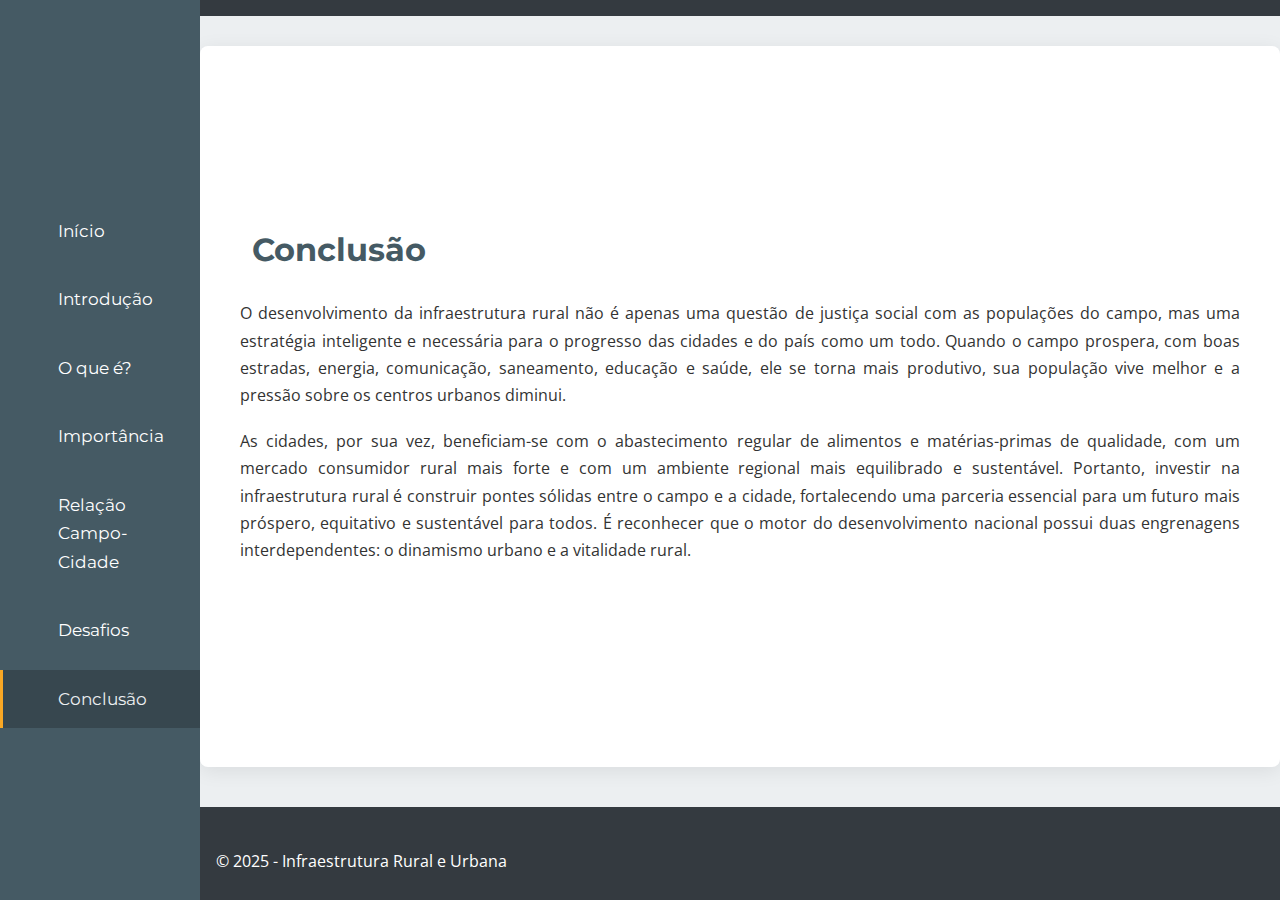
<file: conclusao-infra.html>
<!DOCTYPE html>
<html lang="pt-BR">
<head>
    <meta charset="UTF-8">
    <meta name="viewport" content="width=device-width, initial-scale=1.0">
    <title>Conclusão - Infraestrutura Rural e Urbana</title>
    <link rel="preconnect" href="https://fonts.googleapis.com">
    <link rel="preconnect" href="https://fonts.gstatic.com" crossorigin>
    <link href="https://fonts.googleapis.com/css2?family=Montserrat:wght@400;700&family=Open+Sans:wght@400;700&display=swap" rel="stylesheet">
    <link rel="stylesheet" href="https://cdnjs.cloudflare.com/ajax/libs/font-awesome/6.5.1/css/all.min.css" integrity="sha512-DTOQO9RWCH3ppGqcWaEA1BIZOC6xxalwEsw9c2QQeAIftl+Vegovlnee1c9QX4TctnWMn13TZye+giMm8e2LwA==" crossorigin="anonymous" referrerpolicy="no-referrer" />
    <link rel="stylesheet" href="style.css">
</head>
<body>
    <nav class="sidebar-nav">
        <ul>
            <li><a href="index.html"><i class="fas fa-home"></i> Início</a></li>
            <li><a href="introducao-infra.html"><i class="fas fa-book-open"></i> Introdução</a></li>
            <li><a href="oque-e-infraestrutura.html"><i class="fas fa-hard-hat"></i> O que é?</a></li>
            <li><a href="importancia-infra.html"><i class="fas fa-star"></i> Importância</a></li>
            <li><a href="relacao-campo-cidade.html"><i class="fas fa-people-arrows"></i> Relação Campo-Cidade</a></li>
            <li><a href="desafios-infra.html"><i class="fas fa-exclamation-triangle"></i> Desafios</a></li>
            <li><a href="conclusao-infra.html" class="active"><i class="fas fa-flag-checkered"></i> Conclusão</a></li>
        </ul>
    </nav>

    <div class="main-content-area">
        <header> </header>

        <main>
            <section>
                <h2><i class="fas fa-flag-checkered"></i> Conclusão</h2>
                <p>O desenvolvimento da infraestrutura rural não é apenas uma questão de justiça social com as populações do campo, mas uma estratégia inteligente e necessária para o progresso das cidades e do país como um todo. Quando o campo prospera, com boas estradas, energia, comunicação, saneamento, educação e saúde, ele se torna mais produtivo, sua população vive melhor e a pressão sobre os centros urbanos diminui.</p>
                <p>As cidades, por sua vez, beneficiam-se com o abastecimento regular de alimentos e matérias-primas de qualidade, com um mercado consumidor rural mais forte e com um ambiente regional mais equilibrado e sustentável. Portanto, investir na infraestrutura rural é construir pontes sólidas entre o campo e a cidade, fortalecendo uma parceria essencial para um futuro mais próspero, equitativo e sustentável para todos. É reconhecer que o motor do desenvolvimento nacional possui duas engrenagens interdependentes: o dinamismo urbano e a vitalidade rural.</p>
            </section>
        </main>

        <footer>
            <p>© 2025 - Infraestrutura Rural e Urbana</p>
        </footer>
    </div>
</body>
</html>
</file>
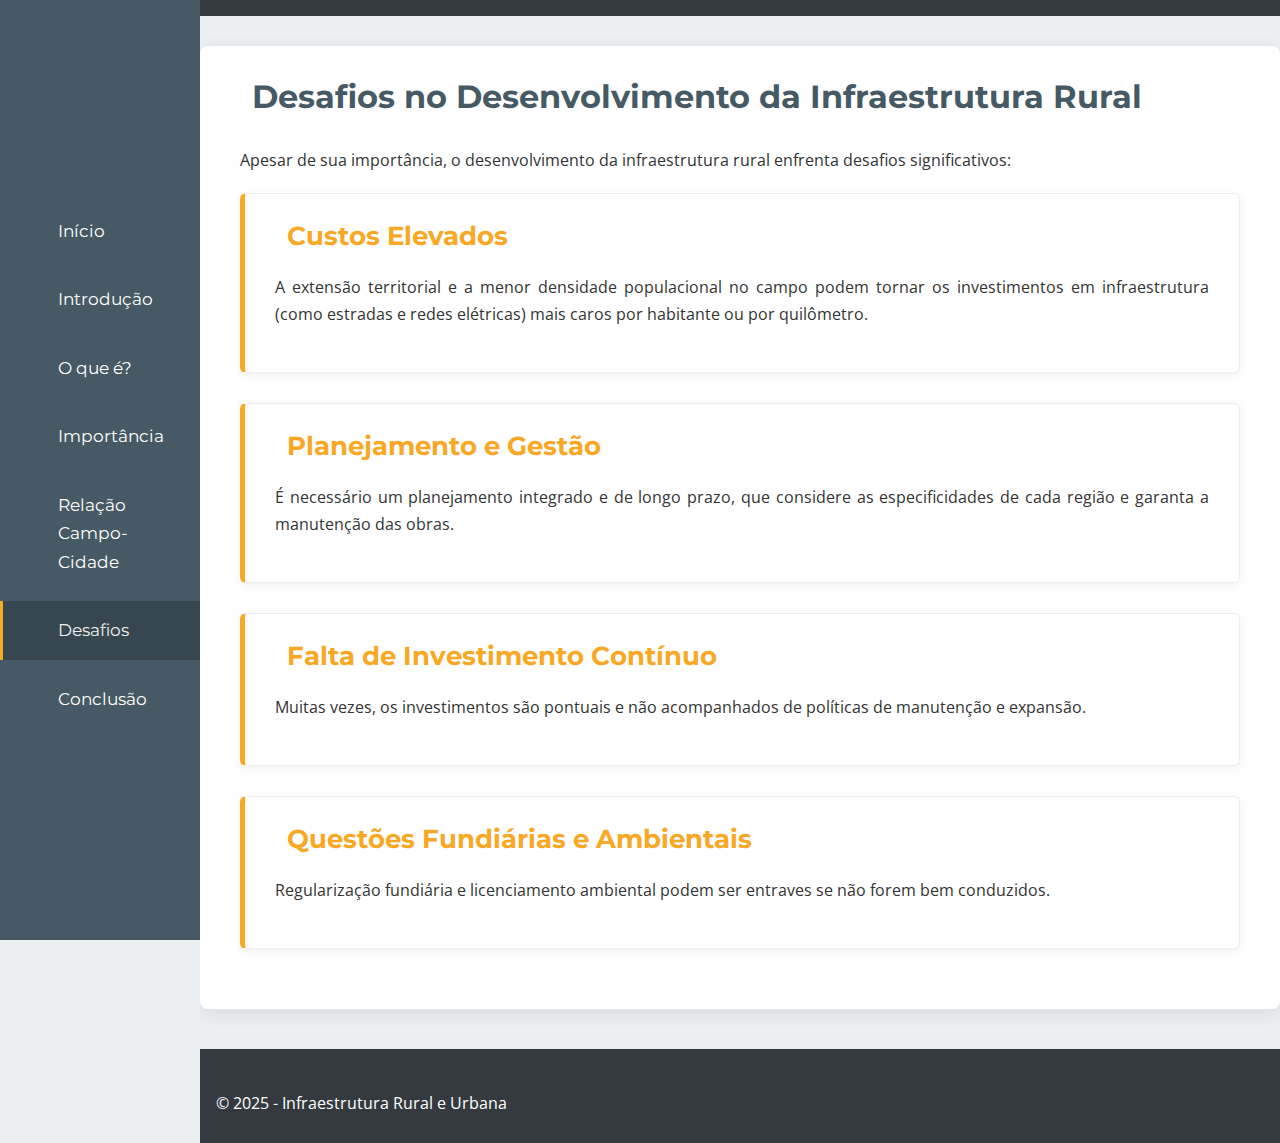
<file: desafios-infra.html>
<!DOCTYPE html>
<html lang="pt-BR">
<head>
    <meta charset="UTF-8">
    <meta name="viewport" content="width=device-width, initial-scale=1.0">
    <title>Desafios no Desenvolvimento - Infraestrutura Rural e Urbana</title>
    <link rel="preconnect" href="https://fonts.googleapis.com">
    <link rel="preconnect" href="https://fonts.gstatic.com" crossorigin>
    <link href="https://fonts.googleapis.com/css2?family=Montserrat:wght@400;700&family=Open+Sans:wght@400;700&display=swap" rel="stylesheet">
    <link rel="stylesheet" href="https://cdnjs.cloudflare.com/ajax/libs/font-awesome/6.5.1/css/all.min.css" integrity="sha512-DTOQO9RWCH3ppGqcWaEA1BIZOC6xxalwEsw9c2QQeAIftl+Vegovlnee1c9QX4TctnWMn13TZye+giMm8e2LwA==" crossorigin="anonymous" referrerpolicy="no-referrer" />
    <link rel="stylesheet" href="style.css">
</head>
<body class="pagina-desafios"> 
    <nav class="sidebar-nav">
        <ul>
            <li><a href="index.html"><i class="fas fa-home"></i> Início</a></li>
            <li><a href="introducao-infra.html"><i class="fas fa-book-open"></i> Introdução</a></li>
            <li><a href="oque-e-infraestrutura.html"><i class="fas fa-hard-hat"></i> O que é?</a></li>
            <li><a href="importancia-infra.html"><i class="fas fa-star"></i> Importância</a></li>
            <li><a href="relacao-campo-cidade.html"><i class="fas fa-people-arrows"></i> Relação Campo-Cidade</a></li>
            <li><a href="desafios-infra.html" class="active"><i class="fas fa-exclamation-triangle"></i> Desafios</a></li>
            <li><a href="conclusao-infra.html"><i class="fas fa-flag-checkered"></i> Conclusão</a></li>
        </ul>
    </nav>

    <div class="main-content-area">
        <header> </header>

        <main>
            <section>
                <h2><i class="fas fa-exclamation-triangle"></i> Desafios no Desenvolvimento da Infraestrutura Rural</h2>
                <p>Apesar de sua importância, o desenvolvimento da infraestrutura rural enfrenta desafios significativos:</p>
                
                <article>
                    <h3><i class="fas fa-dollar-sign"></i> Custos Elevados</h3>
                    <p>A extensão territorial e a menor densidade populacional no campo podem tornar os investimentos em infraestrutura (como estradas e redes elétricas) mais caros por habitante ou por quilômetro.</p>
                </article>

                <article>
                    <h3><i class="fas fa-map-marked-alt"></i> Planejamento e Gestão</h3>
                    <p>É necessário um planejamento integrado e de longo prazo, que considere as especificidades de cada região e garanta a manutenção das obras.</p>
                </article>

                <article>
                    <h3><i class="fas fa-hourglass-half"></i> Falta de Investimento Contínuo</h3>
                    <p>Muitas vezes, os investimentos são pontuais e não acompanhados de políticas de manutenção e expansão.</p>
                </article>

                <article>
                    <h3><i class="fas fa-balance-scale-left"></i> Questões Fundiárias e Ambientais</h3>
                    <p>Regularização fundiária e licenciamento ambiental podem ser entraves se não forem bem conduzidos.</p>
                </article>
            </section>
        </main>

        <footer>
            <p>© 2025 - Infraestrutura Rural e Urbana</p>
        </footer>
    </div>
</body>
</html>
</file>
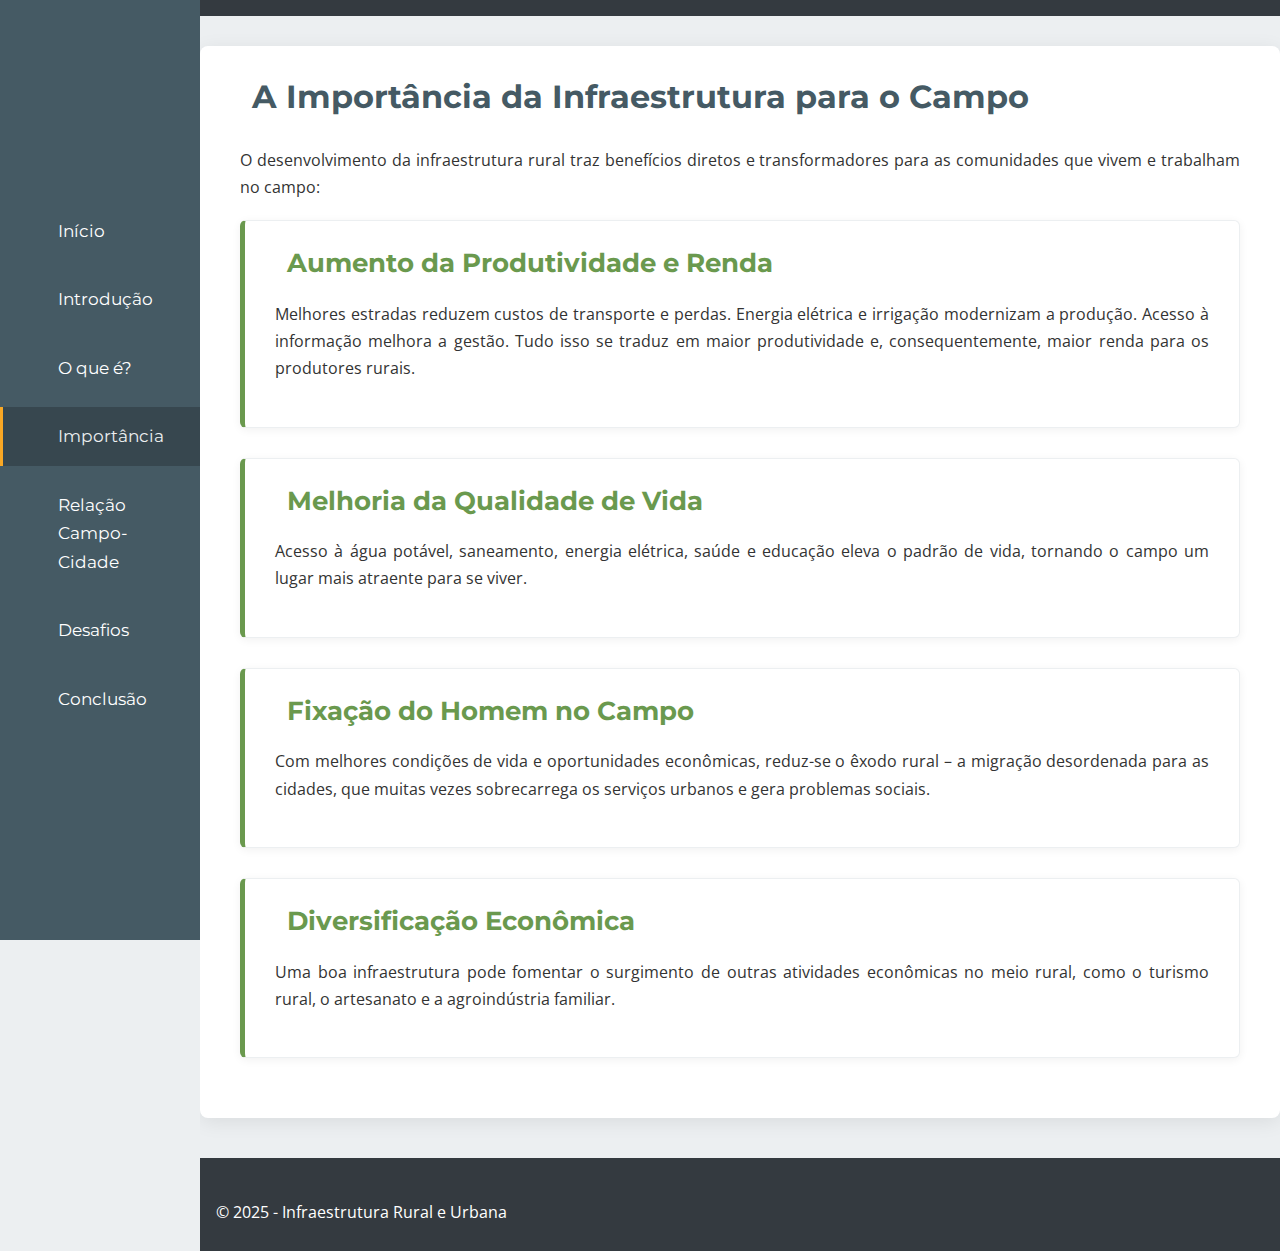
<file: importancia-infra.html>
<!DOCTYPE html>
<html lang="pt-BR">
<head>
    <meta charset="UTF-8">
    <meta name="viewport" content="width=device-width, initial-scale=1.0">
    <title>A Importância da Infraestrutura para o Campo - Infraestrutura Rural e Urbana</title>
    <link rel="preconnect" href="https://fonts.googleapis.com">
    <link rel="preconnect" href="https://fonts.gstatic.com" crossorigin>
    <link href="https://fonts.googleapis.com/css2?family=Montserrat:wght@400;700&family=Open+Sans:wght@400;700&display=swap" rel="stylesheet">
    <link rel="stylesheet" href="https://cdnjs.cloudflare.com/ajax/libs/font-awesome/6.5.1/css/all.min.css" integrity="sha512-DTOQO9RWCH3ppGqcWaEA1BIZOC6xxalwEsw9c2QQeAIftl+Vegovlnee1c9QX4TctnWMn13TZye+giMm8e2LwA==" crossorigin="anonymous" referrerpolicy="no-referrer" />
    <link rel="stylesheet" href="style.css">
</head>
<body>
    <nav class="sidebar-nav">
        <ul>
            <li><a href="index.html"><i class="fas fa-home"></i> Início</a></li>
            <li><a href="introducao-infra.html"><i class="fas fa-book-open"></i> Introdução</a></li>
            <li><a href="oque-e-infraestrutura.html"><i class="fas fa-hard-hat"></i> O que é?</a></li>
            <li><a href="importancia-infra.html" class="active"><i class="fas fa-star"></i> Importância</a></li>
            <li><a href="relacao-campo-cidade.html"><i class="fas fa-people-arrows"></i> Relação Campo-Cidade</a></li>
            <li><a href="desafios-infra.html"><i class="fas fa-exclamation-triangle"></i> Desafios</a></li>
            <li><a href="conclusao-infra.html"><i class="fas fa-flag-checkered"></i> Conclusão</a></li>
        </ul>
    </nav>

    <div class="main-content-area">
        <header> </header>

        <main>
            <section>
                <h2><i class="fas fa-star"></i> A Importância da Infraestrutura para o Campo</h2>
                <p>O desenvolvimento da infraestrutura rural traz benefícios diretos e transformadores para as comunidades que vivem e trabalham no campo:</p>
                
                <article>
                    <h3><i class="fas fa-chart-line"></i> Aumento da Produtividade e Renda</h3>
                    <p>Melhores estradas reduzem custos de transporte e perdas. Energia elétrica e irrigação modernizam a produção. Acesso à informação melhora a gestão. Tudo isso se traduz em maior produtividade e, consequentemente, maior renda para os produtores rurais.</p>
                </article>

                <article>
                    <h3><i class="fas fa-heartbeat"></i> Melhoria da Qualidade de Vida</h3>
                    <p>Acesso à água potável, saneamento, energia elétrica, saúde e educação eleva o padrão de vida, tornando o campo um lugar mais atraente para se viver.</p>
                </article>

                <article>
                    <h3><i class="fas fa-home"></i> Fixação do Homem no Campo</h3>
                    <p>Com melhores condições de vida e oportunidades econômicas, reduz-se o êxodo rural – a migração desordenada para as cidades, que muitas vezes sobrecarrega os serviços urbanos e gera problemas sociais.</p>
                </article>

                <article>
                    <h3><i class="fas fa-project-diagram"></i> Diversificação Econômica</h3>
                    <p>Uma boa infraestrutura pode fomentar o surgimento de outras atividades econômicas no meio rural, como o turismo rural, o artesanato e a agroindústria familiar.</p>
                </article>
            </section>
        </main>

        <footer>
            <p>© 2025 - Infraestrutura Rural e Urbana</p>
        </footer>
    </div>
</body>
</html>
</file>
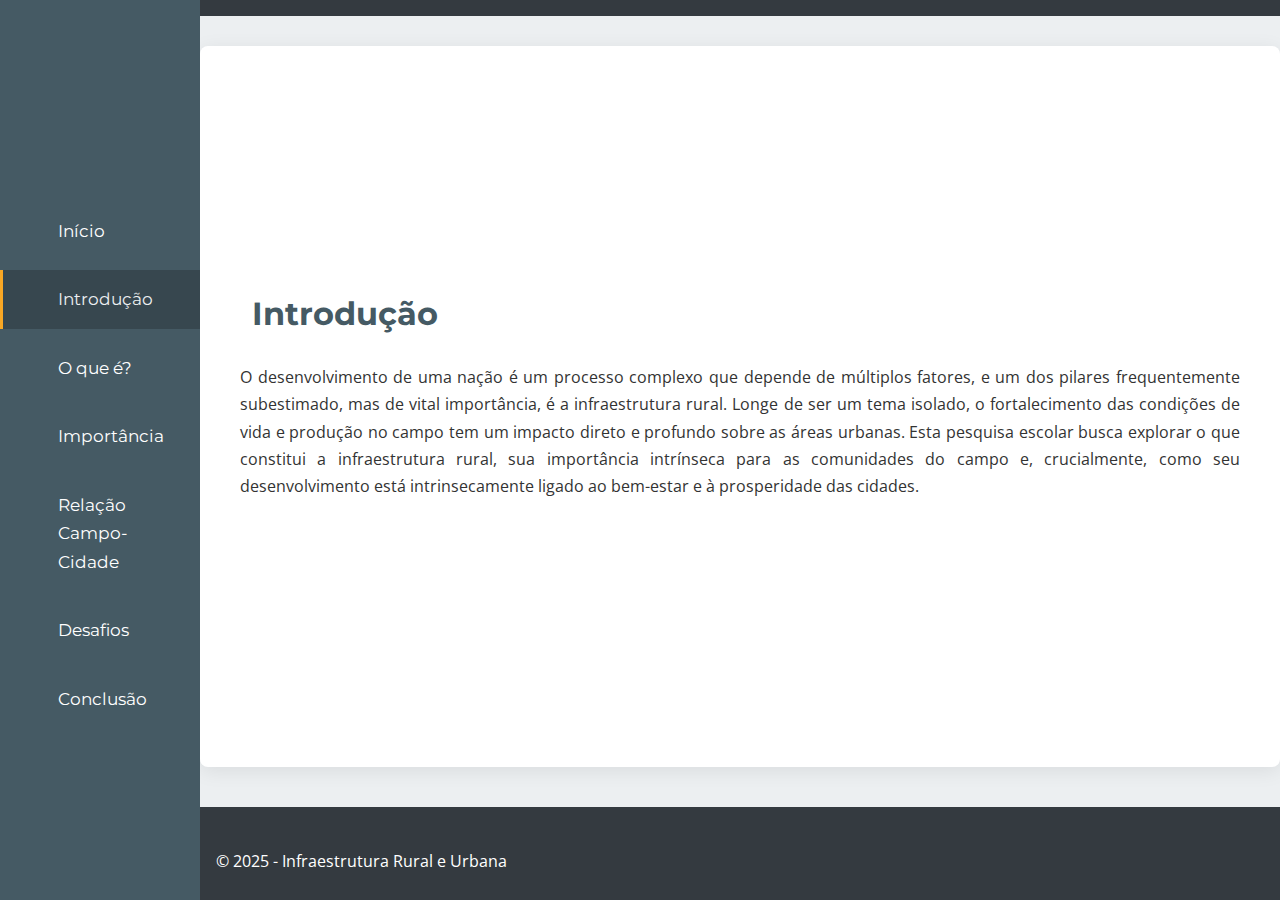
<file: introducao-infra.html>
<!DOCTYPE html>
<html lang="pt-BR">
<head>
    <meta charset="UTF-8">
    <meta name="viewport" content="width=device-width, initial-scale=1.0">
    <title>Introdução - Infraestrutura Rural e Urbana</title>
    <link rel="preconnect" href="https://fonts.googleapis.com">
    <link rel="preconnect" href="https://fonts.gstatic.com" crossorigin>
    <link href="https://fonts.googleapis.com/css2?family=Montserrat:wght@400;700&family=Open+Sans:wght@400;700&display=swap" rel="stylesheet">
    <link rel="stylesheet" href="https://cdnjs.cloudflare.com/ajax/libs/font-awesome/6.5.1/css/all.min.css" integrity="sha512-DTOQO9RWCH3ppGqcWaEA1BIZOC6xxalwEsw9c2QQeAIftl+Vegovlnee1c9QX4TctnWMn13TZye+giMm8e2LwA==" crossorigin="anonymous" referrerpolicy="no-referrer" />
    <link rel="stylesheet" href="style.css">
</head>
<body>
    <nav class="sidebar-nav">
        <ul>
            <li><a href="index.html"><i class="fas fa-home"></i> Início</a></li>
            <li><a href="introducao-infra.html" class="active"><i class="fas fa-book-open"></i> Introdução</a></li>
            <li><a href="oque-e-infraestrutura.html"><i class="fas fa-hard-hat"></i> O que é?</a></li>
            <li><a href="importancia-infra.html"><i class="fas fa-star"></i> Importância</a></li>
            <li><a href="relacao-campo-cidade.html"><i class="fas fa-people-arrows"></i> Relação Campo-Cidade</a></li>
            <li><a href="desafios-infra.html"><i class="fas fa-exclamation-triangle"></i> Desafios</a></li>
            <li><a href="conclusao-infra.html"><i class="fas fa-flag-checkered"></i> Conclusão</a></li>
        </ul>
    </nav>

    <div class="main-content-area">
        <header> </header>

        <main>
            <section>
                <h2><i class="fas fa-book-open"></i> Introdução</h2>
                <p>O desenvolvimento de uma nação é um processo complexo que depende de múltiplos fatores, e um dos pilares frequentemente subestimado, mas de vital importância, é a infraestrutura rural. Longe de ser um tema isolado, o fortalecimento das condições de vida e produção no campo tem um impacto direto e profundo sobre as áreas urbanas. Esta pesquisa escolar busca explorar o que constitui a infraestrutura rural, sua importância intrínseca para as comunidades do campo e, crucialmente, como seu desenvolvimento está intrinsecamente ligado ao bem-estar e à prosperidade das cidades.</p>
            </section>
        </main>

        <footer>
            <p>© 2025 - Infraestrutura Rural e Urbana</p>
        </footer>
    </div>
</body>
</html>
</file>
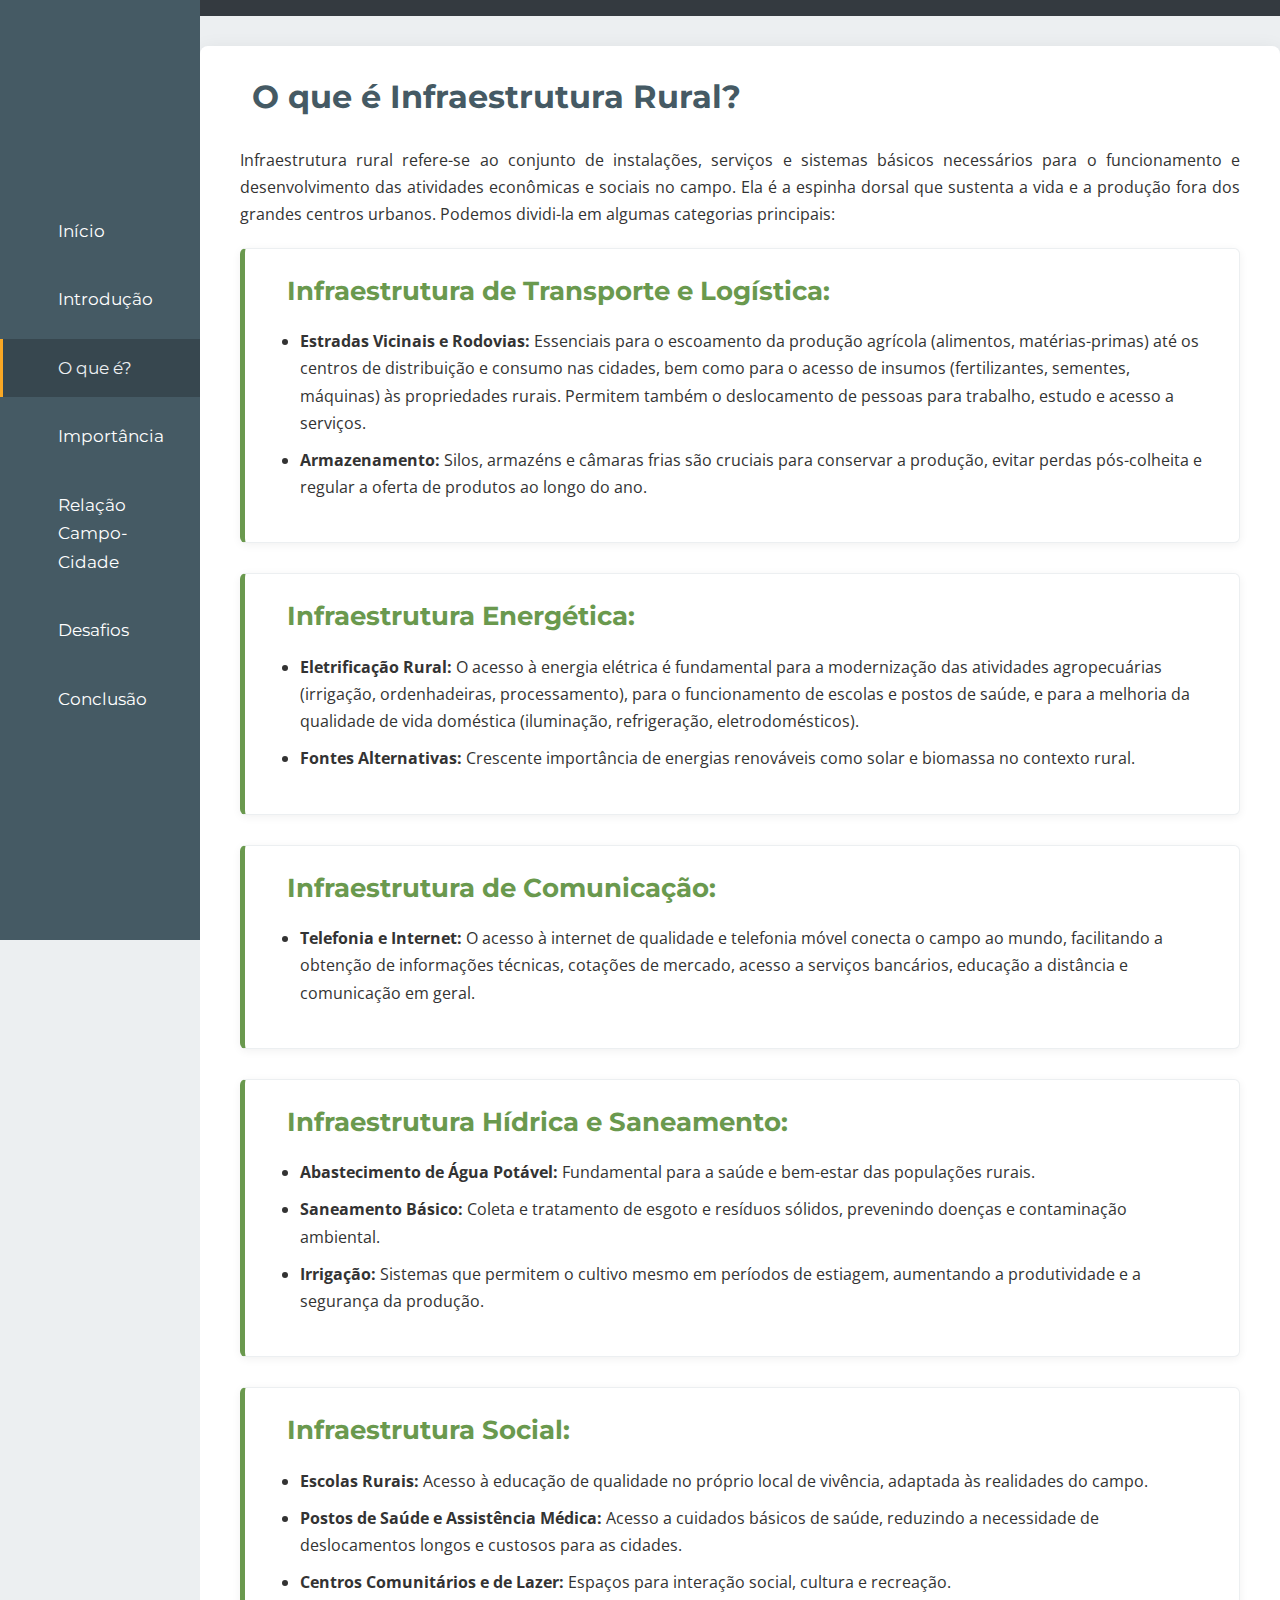
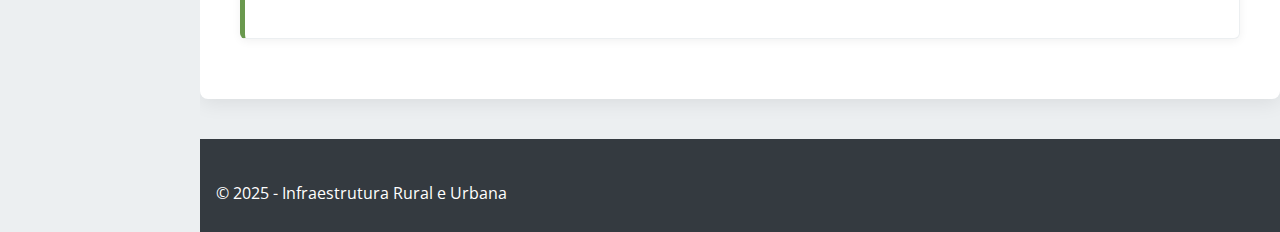
<file: oque-e-infraestrutura.html>
<!DOCTYPE html>
<html lang="pt-BR">
<head>
    <meta charset="UTF-8">
    <meta name="viewport" content="width=device-width, initial-scale=1.0">
    <title>O que é Infraestrutura Rural? - Infraestrutura Rural e Urbana</title>
    <link rel="preconnect" href="https://fonts.googleapis.com">
    <link rel="preconnect" href="https://fonts.gstatic.com" crossorigin>
    <link href="https://fonts.googleapis.com/css2?family=Montserrat:wght@400;700&family=Open+Sans:wght@400;700&display=swap" rel="stylesheet">
    <link rel="stylesheet" href="https://cdnjs.cloudflare.com/ajax/libs/font-awesome/6.5.1/css/all.min.css" integrity="sha512-DTOQO9RWCH3ppGqcWaEA1BIZOC6xxalwEsw9c2QQeAIftl+Vegovlnee1c9QX4TctnWMn13TZye+giMm8e2LwA==" crossorigin="anonymous" referrerpolicy="no-referrer" />
    <link rel="stylesheet" href="style.css">
</head>
<body>
    <nav class="sidebar-nav">
        <ul>
            <li><a href="index.html"><i class="fas fa-home"></i> Início</a></li>
            <li><a href="introducao-infra.html"><i class="fas fa-book-open"></i> Introdução</a></li>
            <li><a href="oque-e-infraestrutura.html" class="active"><i class="fas fa-hard-hat"></i> O que é?</a></li>
            <li><a href="importancia-infra.html"><i class="fas fa-star"></i> Importância</a></li>
            <li><a href="relacao-campo-cidade.html"><i class="fas fa-people-arrows"></i> Relação Campo-Cidade</a></li>
            <li><a href="desafios-infra.html"><i class="fas fa-exclamation-triangle"></i> Desafios</a></li>
            <li><a href="conclusao-infra.html"><i class="fas fa-flag-checkered"></i> Conclusão</a></li>
        </ul>
    </nav>

    <div class="main-content-area">
        <header> </header>

        <main>
            <section>
                <h2><i class="fas fa-hard-hat"></i> O que é Infraestrutura Rural?</h2>
                <p>Infraestrutura rural refere-se ao conjunto de instalações, serviços e sistemas básicos necessários para o funcionamento e desenvolvimento das atividades econômicas e sociais no campo. Ela é a espinha dorsal que sustenta a vida e a produção fora dos grandes centros urbanos. Podemos dividi-la em algumas categorias principais:</p>
                
                <article>
                    <h3><i class="fas fa-truck-moving"></i> Infraestrutura de Transporte e Logística:</h3>
                    <ul>
                        <li><strong>Estradas Vicinais e Rodovias:</strong> Essenciais para o escoamento da produção agrícola (alimentos, matérias-primas) até os centros de distribuição e consumo nas cidades, bem como para o acesso de insumos (fertilizantes, sementes, máquinas) às propriedades rurais. Permitem também o deslocamento de pessoas para trabalho, estudo e acesso a serviços.</li>
                        <li><strong>Armazenamento:</strong> Silos, armazéns e câmaras frias são cruciais para conservar a produção, evitar perdas pós-colheita e regular a oferta de produtos ao longo do ano.</li>
                    </ul>
                </article>

                <article>
                    <h3><i class="fas fa-bolt"></i> Infraestrutura Energética:</h3>
                    <ul>
                        <li><strong>Eletrificação Rural:</strong> O acesso à energia elétrica é fundamental para a modernização das atividades agropecuárias (irrigação, ordenhadeiras, processamento), para o funcionamento de escolas e postos de saúde, e para a melhoria da qualidade de vida doméstica (iluminação, refrigeração, eletrodomésticos).</li>
                        <li><strong>Fontes Alternativas:</strong> Crescente importância de energias renováveis como solar e biomassa no contexto rural.</li>
                    </ul>
                </article>

                <article>
                    <h3><i class="fas fa-broadcast-tower"></i> Infraestrutura de Comunicação:</h3>
                    <ul>
                        <li><strong>Telefonia e Internet:</strong> O acesso à internet de qualidade e telefonia móvel conecta o campo ao mundo, facilitando a obtenção de informações técnicas, cotações de mercado, acesso a serviços bancários, educação a distância e comunicação em geral.</li>
                    </ul>
                </article>

                <article>
                    <h3><i class="fas fa-water"></i> Infraestrutura Hídrica e Saneamento:</h3>
                    <ul>
                        <li><strong>Abastecimento de Água Potável:</strong> Fundamental para a saúde e bem-estar das populações rurais.</li>
                        <li><strong>Saneamento Básico:</strong> Coleta e tratamento de esgoto e resíduos sólidos, prevenindo doenças e contaminação ambiental.</li>
                        <li><strong>Irrigação:</strong> Sistemas que permitem o cultivo mesmo em períodos de estiagem, aumentando a produtividade e a segurança da produção.</li>
                    </ul>
                </article>

                <article>
                    <h3><i class="fas fa-users-cog"></i> Infraestrutura Social:</h3>
                    <ul>
                        <li><strong>Escolas Rurais:</strong> Acesso à educação de qualidade no próprio local de vivência, adaptada às realidades do campo.</li>
                        <li><strong>Postos de Saúde e Assistência Médica:</strong> Acesso a cuidados básicos de saúde, reduzindo a necessidade de deslocamentos longos e custosos para as cidades.</li>
                        <li><strong>Centros Comunitários e de Lazer:</strong> Espaços para interação social, cultura e recreação.</li>
                    </ul>
                </article>
            </section>
        </main>

        <footer>
            <p>© 2025 - Infraestrutura Rural e Urbana</p>
        </footer>
    </div>
</body>
</html>
</file>
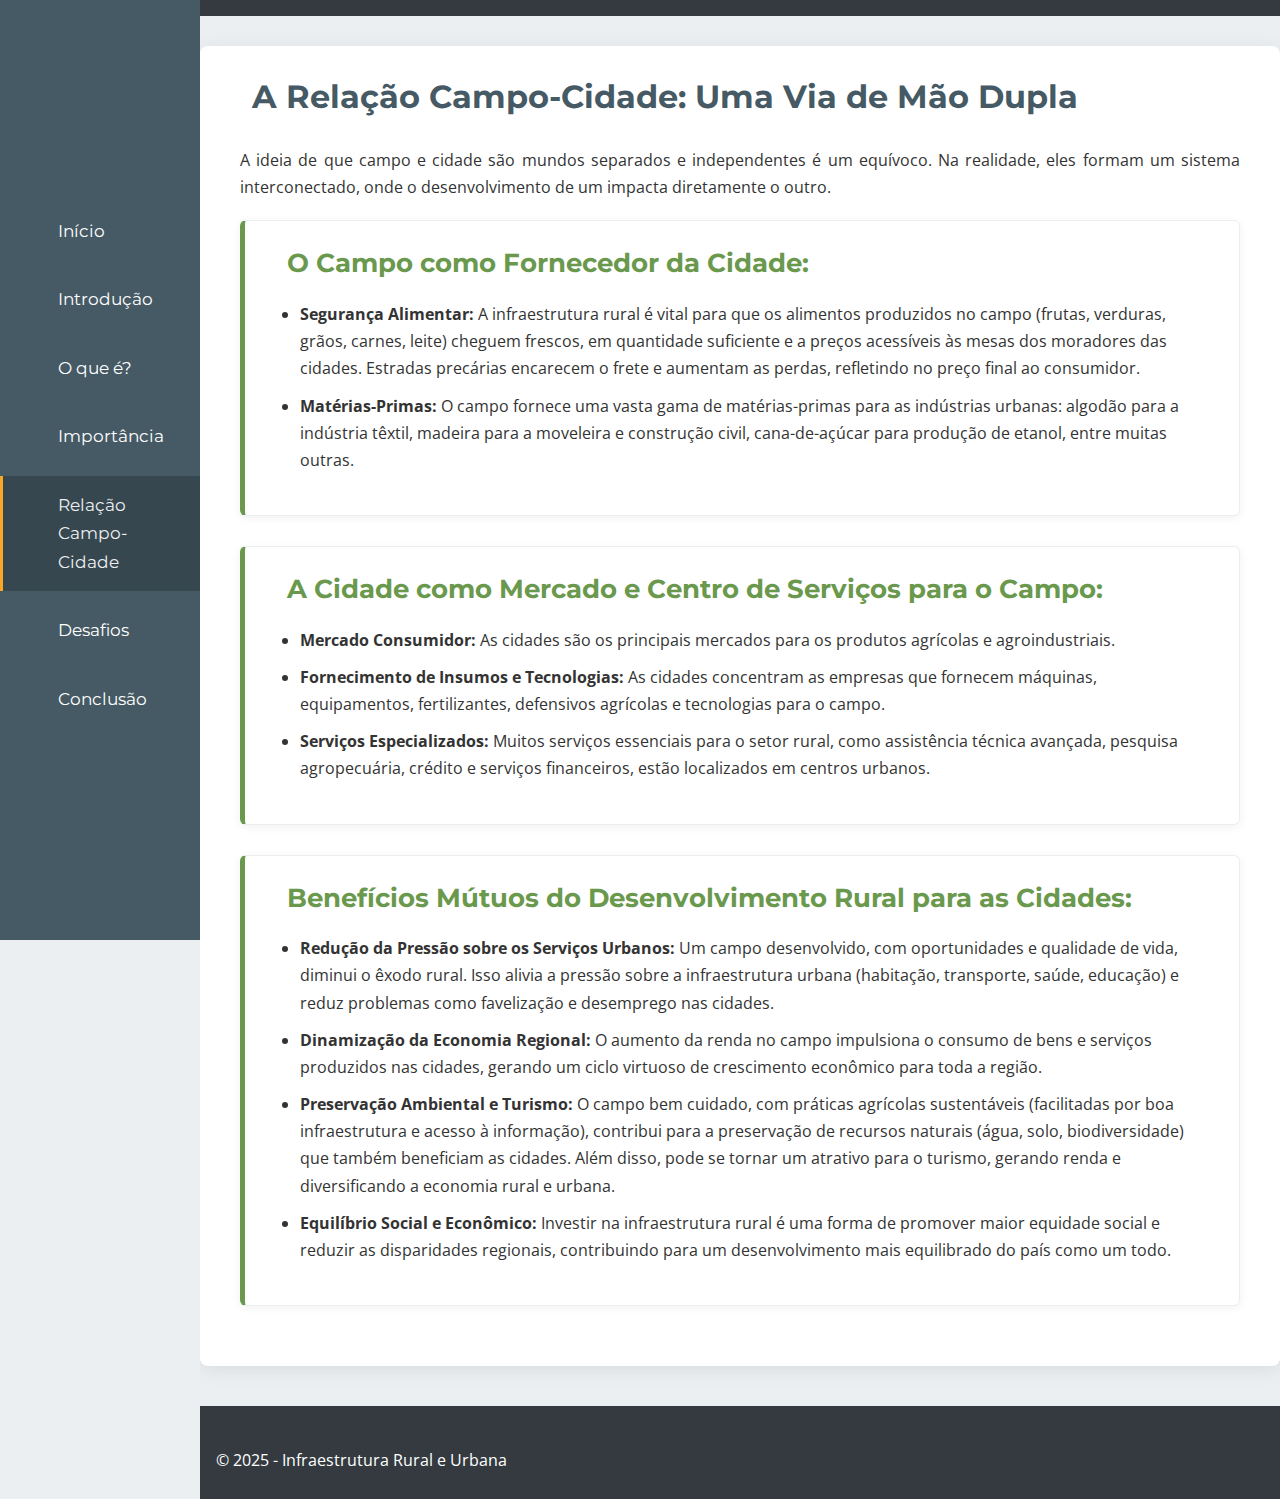
<file: relacao-campo-cidade.html>
<!DOCTYPE html>
<html lang="pt-BR">
<head>
    <meta charset="UTF-8">
    <meta name="viewport" content="width=device-width, initial-scale=1.0">
    <title>Relação Campo-Cidade - Infraestrutura Rural e Urbana</title>
    <link rel="preconnect" href="https://fonts.googleapis.com">
    <link rel="preconnect" href="https://fonts.gstatic.com" crossorigin>
    <link href="https://fonts.googleapis.com/css2?family=Montserrat:wght@400;700&family=Open+Sans:wght@400;700&display=swap" rel="stylesheet">
    <link rel="stylesheet" href="https://cdnjs.cloudflare.com/ajax/libs/font-awesome/6.5.1/css/all.min.css" integrity="sha512-DTOQO9RWCH3ppGqcWaEA1BIZOC6xxalwEsw9c2QQeAIftl+Vegovlnee1c9QX4TctnWMn13TZye+giMm8e2LwA==" crossorigin="anonymous" referrerpolicy="no-referrer" />
    <link rel="stylesheet" href="style.css">
</head>
<body>
    <nav class="sidebar-nav">
        <ul>
            <li><a href="index.html"><i class="fas fa-home"></i> Início</a></li>
            <li><a href="introducao-infra.html"><i class="fas fa-book-open"></i> Introdução</a></li>
            <li><a href="oque-e-infraestrutura.html"><i class="fas fa-hard-hat"></i> O que é?</a></li>
            <li><a href="importancia-infra.html"><i class="fas fa-star"></i> Importância</a></li>
            <li><a href="relacao-campo-cidade.html" class="active"><i class="fas fa-people-arrows"></i> Relação Campo-Cidade</a></li>
            <li><a href="desafios-infra.html"><i class="fas fa-exclamation-triangle"></i> Desafios</a></li>
            <li><a href="conclusao-infra.html"><i class="fas fa-flag-checkered"></i> Conclusão</a></li>
        </ul>
    </nav>

    <div class="main-content-area">
        <header> </header>

        <main>
            <section>
                <h2><i class="fas fa-people-arrows"></i> A Relação Campo-Cidade: Uma Via de Mão Dupla</h2>
                <p>A ideia de que campo e cidade são mundos separados e independentes é um equívoco. Na realidade, eles formam um sistema interconectado, onde o desenvolvimento de um impacta diretamente o outro.</p>
                
                <article>
                    <h3><i class="fas fa-apple-alt"></i> O Campo como Fornecedor da Cidade:</h3>
                    <ul>
                        <li><strong>Segurança Alimentar:</strong> A infraestrutura rural é vital para que os alimentos produzidos no campo (frutas, verduras, grãos, carnes, leite) cheguem frescos, em quantidade suficiente e a preços acessíveis às mesas dos moradores das cidades. Estradas precárias encarecem o frete e aumentam as perdas, refletindo no preço final ao consumidor.</li>
                        <li><strong>Matérias-Primas:</strong> O campo fornece uma vasta gama de matérias-primas para as indústrias urbanas: algodão para a indústria têxtil, madeira para a moveleira e construção civil, cana-de-açúcar para produção de etanol, entre muitas outras.</li>
                    </ul>
                </article>

                <article>
                    <h3><i class="fas fa-store"></i> A Cidade como Mercado e Centro de Serviços para o Campo:</h3>
                    <ul>
                        <li><strong>Mercado Consumidor:</strong> As cidades são os principais mercados para os produtos agrícolas e agroindustriais.</li>
                        <li><strong>Fornecimento de Insumos e Tecnologias:</strong> As cidades concentram as empresas que fornecem máquinas, equipamentos, fertilizantes, defensivos agrícolas e tecnologias para o campo.</li>
                        <li><strong>Serviços Especializados:</strong> Muitos serviços essenciais para o setor rural, como assistência técnica avançada, pesquisa agropecuária, crédito e serviços financeiros, estão localizados em centros urbanos.</li>
                    </ul>
                </article>

                <article>
                    <h3><i class="fas fa-handshake"></i> Benefícios Mútuos do Desenvolvimento Rural para as Cidades:</h3>
                    <ul>
                        <li><strong>Redução da Pressão sobre os Serviços Urbanos:</strong> Um campo desenvolvido, com oportunidades e qualidade de vida, diminui o êxodo rural. Isso alivia a pressão sobre a infraestrutura urbana (habitação, transporte, saúde, educação) e reduz problemas como favelização e desemprego nas cidades.</li>
                        <li><strong>Dinamização da Economia Regional:</strong> O aumento da renda no campo impulsiona o consumo de bens e serviços produzidos nas cidades, gerando um ciclo virtuoso de crescimento econômico para toda a região.</li>
                        <li><strong>Preservação Ambiental e Turismo:</strong> O campo bem cuidado, com práticas agrícolas sustentáveis (facilitadas por boa infraestrutura e acesso à informação), contribui para a preservação de recursos naturais (água, solo, biodiversidade) que também beneficiam as cidades. Além disso, pode se tornar um atrativo para o turismo, gerando renda e diversificando a economia rural e urbana.</li>
                        <li><strong>Equilíbrio Social e Econômico:</strong> Investir na infraestrutura rural é uma forma de promover maior equidade social e reduzir as disparidades regionais, contribuindo para um desenvolvimento mais equilibrado do país como um todo.</li>
                    </ul>
                </article>
            </section>
        </main>

        <footer>
            <p>© 2025 - Infraestrutura Rural e Urbana</p>
        </footer>
    </div>
</body>
</html>
</file>
<file: style.css>
/* ========= GERAL & BODY ========= */
html {
    height: 100%;
}

body {
    font-family: 'Open Sans', sans-serif;
    line-height: 1.7;
    margin: 0;
    padding: 0;
    background-color: #ECEFF1;
    color: #333333;
    font-size: 16px;
    display: flex; 
    min-height: 100vh; 
}

/* ========= NAVEGAÇÃO LATERAL (SIDEBAR) ========= */
.sidebar-nav {
    width: 200px; 
    background: #455A64; 
    color: #FFFFFF;
    padding: 20px 0; 
    height: 100vh; 
    position: fixed; 
    left: 0;
    top: 0;
    overflow-y: auto; 
    z-index: 1000; 
}

.sidebar-nav ul {
    list-style-type: none;
    padding: 0;
    margin: 0;
    display: flex;
    flex-direction: column;
    height: 100%;
    justify-content: center; 
}

.sidebar-nav ul li {
    width: 100%;
}

.sidebar-nav ul li a {
    font-family: 'Montserrat', sans-serif;
    color: #FFFFFF;
    text-decoration: none;
    font-size: 1.05em; 
    font-weight: 400;
    padding: 15px 15px; 
    transition: background-color 0.3s ease, color 0.3s ease;
    border-left: 3px solid transparent; 
    display: flex;         
    align-items: center;   
    justify-content: flex-start; 
    padding-left: 25px; 
}

.sidebar-nav ul li a i.fas, 
.sidebar-nav ul li a i.far, 
.sidebar-nav ul li a i.fab,
.sidebar-nav ul li a i.fa {
    margin-right: 10px;
    width: 20px;
    text-align: center;
    flex-shrink: 0;
}

.sidebar-nav ul li a:hover,
.sidebar-nav ul li a:focus,
.sidebar-nav ul li a.active { 
    background-color: #37474F; 
    color: #ECEFF1; 
    border-left-color: #F9A825; /* Mantém destaque laranja para item ativo/hover */
}

/* ========= ÁREA DE CONTEÚDO PRINCIPAL ========= */
.main-content-area {
    flex-grow: 1; 
    margin-left: 200px; 
    display: flex;
    flex-direction: column; 
    min-height: 100vh; 
    background-color: #ECEFF1; 
    overflow-x: hidden; 
}

header { 
    background-color: #343A40; 
    color: #FFFFFF; 
    padding: 0.5rem 1rem; 
    text-align: left; 
}

/* ========= HERO SECTION (INDEX.HTML) ========= */
.hero-section {
    background-image: linear-gradient(rgba(0, 0, 0, 0.5), rgba(0, 0, 0, 0.5)), url('banner-infra.jpg');
    background-size: cover;
    background-position: center 80%;
    background-repeat: no-repeat;
    height: 66vh; 
    width: 100%; 
    display: flex;
    align-items: center;
    justify-content: center;
    text-align: center;
    color: white;
    position: relative;
}
.hero-content { 
    padding: 20px 30px; 
    border-radius: 5px; 
    max-width: 800px; 
}
.hero-content h1 {
    font-family: 'Montserrat', sans-serif;
    font-size: 2.8em; 
    margin-bottom: 0.4em;
    color: #FFFFFF;
    text-shadow: 2px 2px 8px rgba(0,0,0,0.75);
    font-weight: 700;
    line-height: 1.2;
}
.hero-content h1 .fas, .hero-content h1 .fa { 
    margin-right: 15px; 
    font-size: 0.8em; 
    vertical-align: middle; 
}
.hero-content p {
    font-family: 'Open Sans', sans-serif;
    font-size: 1.3em; 
    line-height: 1.6;
    text-align: center;
    margin-bottom: 0;
    color: #f0f0f0;
    text-shadow: 1px 1px 5px rgba(0,0,0,0.7);
}

/* ========= CONTEÚDO MAIN ========= */
main { 
    padding: 30px 40px; 
    width: auto; 
    max-width: 1000px; 
    margin: 30px auto 40px auto; 
    background-color: #FFFFFF;
    border-radius: 8px;
    box-shadow: 0 4px 20px rgba(0, 0, 0, 0.08);
    position: relative;
    z-index: 1;
    flex-grow: 1; 
    display: flex;
    flex-direction: column;
    justify-content: center; 
}

section { 
    margin-bottom: 40px; 
    padding-bottom: 30px; 
    border-bottom: 1px solid #CFD8DC; 
}
section:last-child { 
    border-bottom: none; 
    margin-bottom: 0; 
    padding-bottom: 0; 
}

main h2 {
    font-family: 'Montserrat', sans-serif;
    color: #455A64; 
    font-size: 2em;
    font-weight: 700;
    line-height: 1.3;
    margin-top: 0;
    margin-bottom: 0.9em;
}
main h3 {
    font-family: 'Montserrat', sans-serif;
    color: #6A994E; 
    font-size: 1.6em;
    font-weight: 700;
    line-height: 1.3;
    margin-top: 1.8em; 
    margin-bottom: 0.8em;
}

main h2 .fas, main h2 .fa, 
main h3 .fas, main h3 .fa {
    margin-right: 12px;
    font-size: 0.9em;
    vertical-align: middle;
}

/* ========= CARDS (ARTICLE) ========= */
article {
    background-color: #FFFFFF;
    border: 1px solid #ECEFF1; 
    border-left: 5px solid #6A994E; /* Borda verde por padrão */
    border-radius: 6px;
    padding: 25px 30px;
    margin-bottom: 30px; 
    box-shadow: 0 2px 10px rgba(0,0,0,0.06);
}
article h3 { 
    margin-top: 0; 
    color: #6A994E; 
}

/* Exceção para cards na página de Desafios */
.pagina-desafios article {
    border-left-color: #F9A825; /* Borda laranja para cards em desafios */
}
.pagina-desafios article h3 {
    color: #F9A825;
}


/* ========= ELEMENTOS DE TEXTO E LISTAS ========= */
ul { 
    padding-left: 25px; 
    list-style-type: disc; 
}
li { 
    margin-bottom: 10px; 
}
p { 
    margin-bottom: 1.2em; 
    text-align: justify; 
}

/* ========= LINKS ========= */
a { 
    color: #F9A825; /* Destaque Amarelo/Laranja para links */
    text-decoration: none;
    transition: color 0.3s ease;
    font-weight: 600;
}
a:hover, 
a:focus { 
    color: #DD8C00; 
    text-decoration: underline; 
}

/* ========= RODAPÉ ========= */
footer { 
    text-align: center;
    padding: 25px 1rem; 
    background-color: #343A40; 
    color: #FFFFFF; 
    font-family: 'Open Sans', sans-serif;
    width: 100%; 
}
footer p { 
    margin-bottom: 0; 
}
</file>
